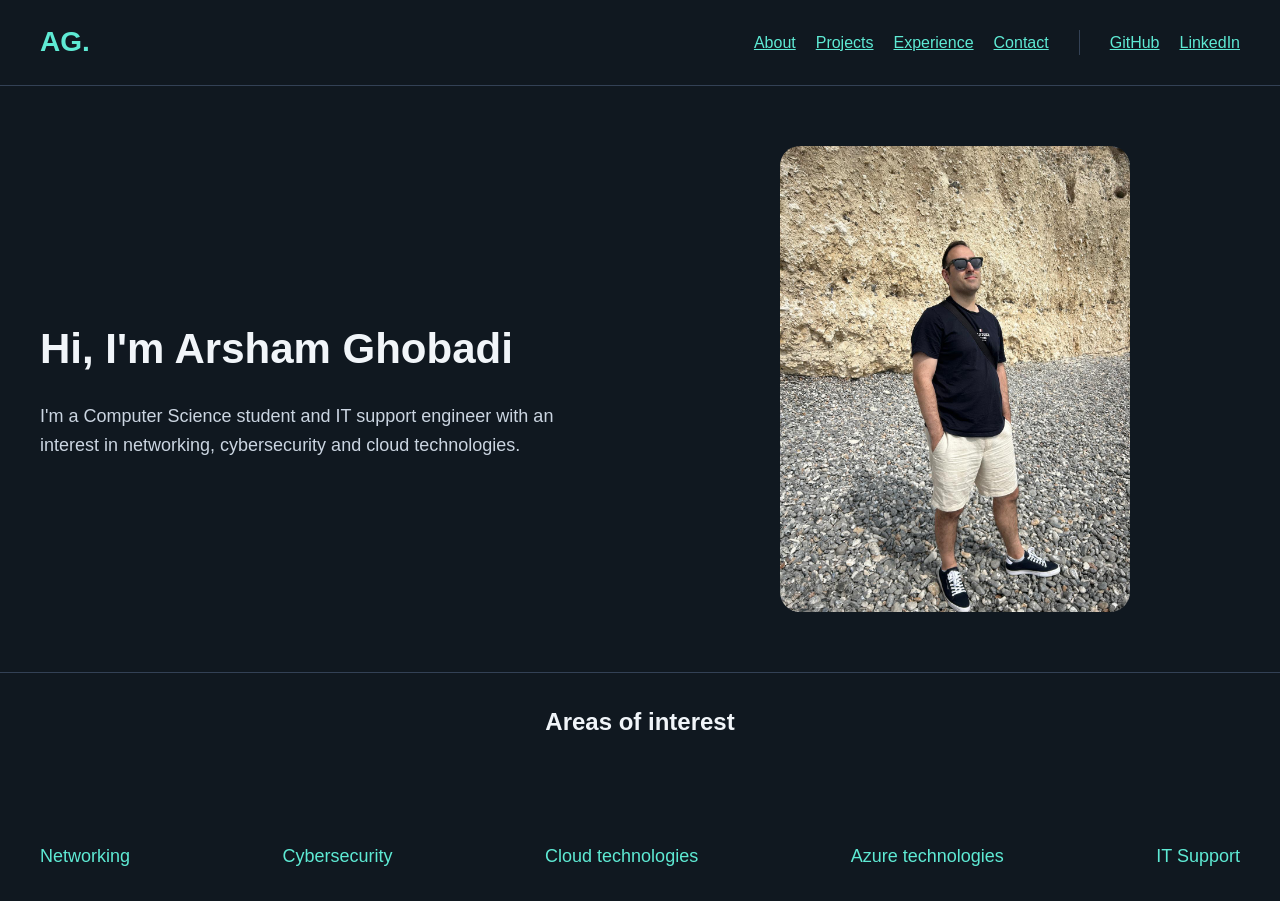
<file: index.html>
<!doctype html>
<html lang="en">
  <head>
    <meta charset="UTF-8" />
    <meta name="viewport" content="width=device-width, initial-scale=1.0" />
    <title>Arsham's Portfolio</title>
    <link rel="stylesheet" href="style.css" />
  </head>
  <body>
    <header class="site-header">
      <a class="logo" href="index.html">AG.</a>

      <nav class="navigation">
        <div class="page-links">
          <a href="about.html">About</a>
          <a href="projects.html">Projects</a>
          <a href="experience.html">Experience</a>
          <a href="contact.html">Contact</a>
        </div>

        <div class="social-links">
          <a href="https://github.com/arshamghobadi">GitHub</a>
          <a href="https://www.linkedin.com/in/arsham-ghobadi-044b8aa1"
            >LinkedIn</a
          >
        </div>
      </nav>
    </header>
    <main>
      <section class="hero">
        <div class="hero-text">
          <h1>Hi, I'm Arsham Ghobadi</h1>

          <p>
            I'm a Computer Science student and IT support engineer with an
            interest in networking, cybersecurity and cloud technologies.
          </p>
        </div>

        <div class="hero-image">
          <img
            src="./pic/Arsham-homepage.jpeg"
            alt="Portrait of Arsham Ghobadi"
          />
        </div>
      </section>
    </main>
    <footer class="interests">
      <h2>Areas of interest</h2>

      <div class="interest-list">
        <div class="interest">
          <h3>Networking</h3>
        </div>

        <div class="interest">
          <h3>Cybersecurity</h3>
        </div>

        <div class="interest">
          <h3>Cloud technologies</h3>
        </div>
        <div class="interest">
          <h3>Azure technologies</h3>
        </div>
        <div class="interest">
          <h3>IT Support</h3>
        </div>
      </div>
    </footer>
  </body>
</html>
</file>
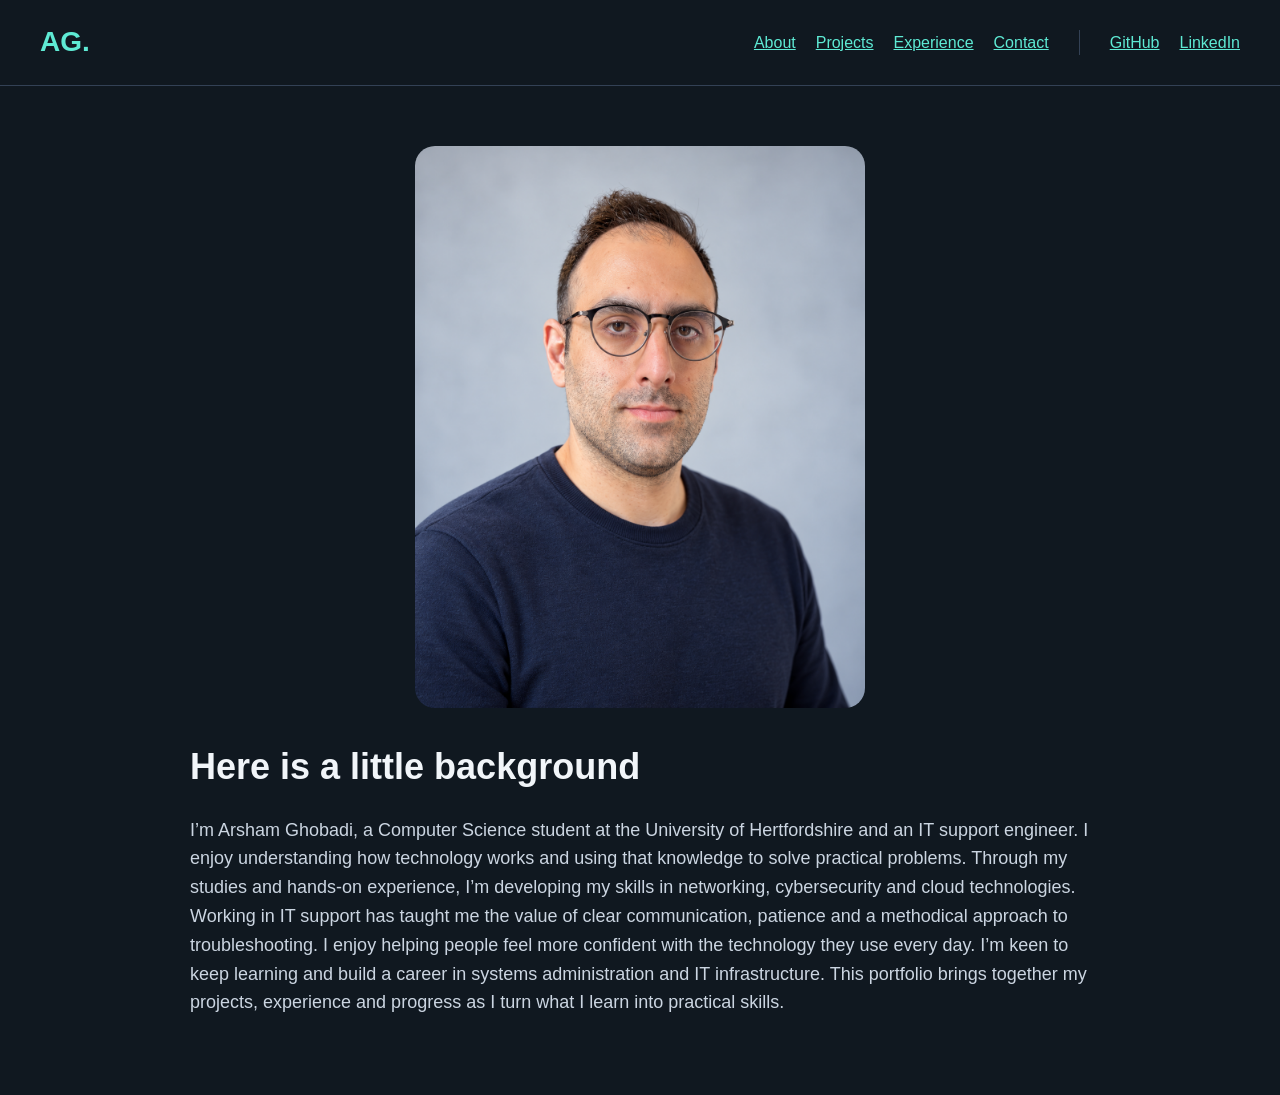
<file: about.html>
<!doctype html>
<html lang="en">
  <head>
    <meta charset="UTF-8" />
    <meta name="viewport" content="width=device-width, initial-scale=1.0" />
    <title>about me</title>
    <link rel="stylesheet" href="style.css" />
  </head>
  <body>
    <header class="site-header">
      <a class="logo" href="index.html">AG.</a>

      <nav class="navigation">
        <div class="page-links">
          <a href="about.html">About</a>
          <a href="projects.html">Projects</a>
          <a href="experience.html">Experience</a>
          <a href="contact.html">Contact</a>
        </div>

        <div class="social-links">
          <a href="https://github.com/arshamghobadi">GitHub</a>
          <a href="https://www.linkedin.com/in/arsham-ghobadi-044b8aa1"
            >LinkedIn</a
          >
        </div>
      </nav>
    </header>
    <main>
      <section class="about">
        <img
          src="./pic/IT Professional Portrait.png"
          alt="Portrait of Arsham Ghobadi"
          class="about-image"
        />
        <h1>Here is a little background</h1>
        <p>
          I’m Arsham Ghobadi, a Computer Science student at the University of
          Hertfordshire and an IT support engineer. I enjoy understanding how
          technology works and using that knowledge to solve practical problems.
          Through my studies and hands-on experience, I’m developing my skills
          in networking, cybersecurity and cloud technologies. Working in IT
          support has taught me the value of clear communication, patience and a
          methodical approach to troubleshooting. I enjoy helping people feel
          more confident with the technology they use every day. I’m keen to
          keep learning and build a career in systems administration and IT
          infrastructure. This portfolio brings together my projects, experience
          and progress as I turn what I learn into practical skills.
        </p>
      </section>
    </main>
  </body>
</html>
</file>
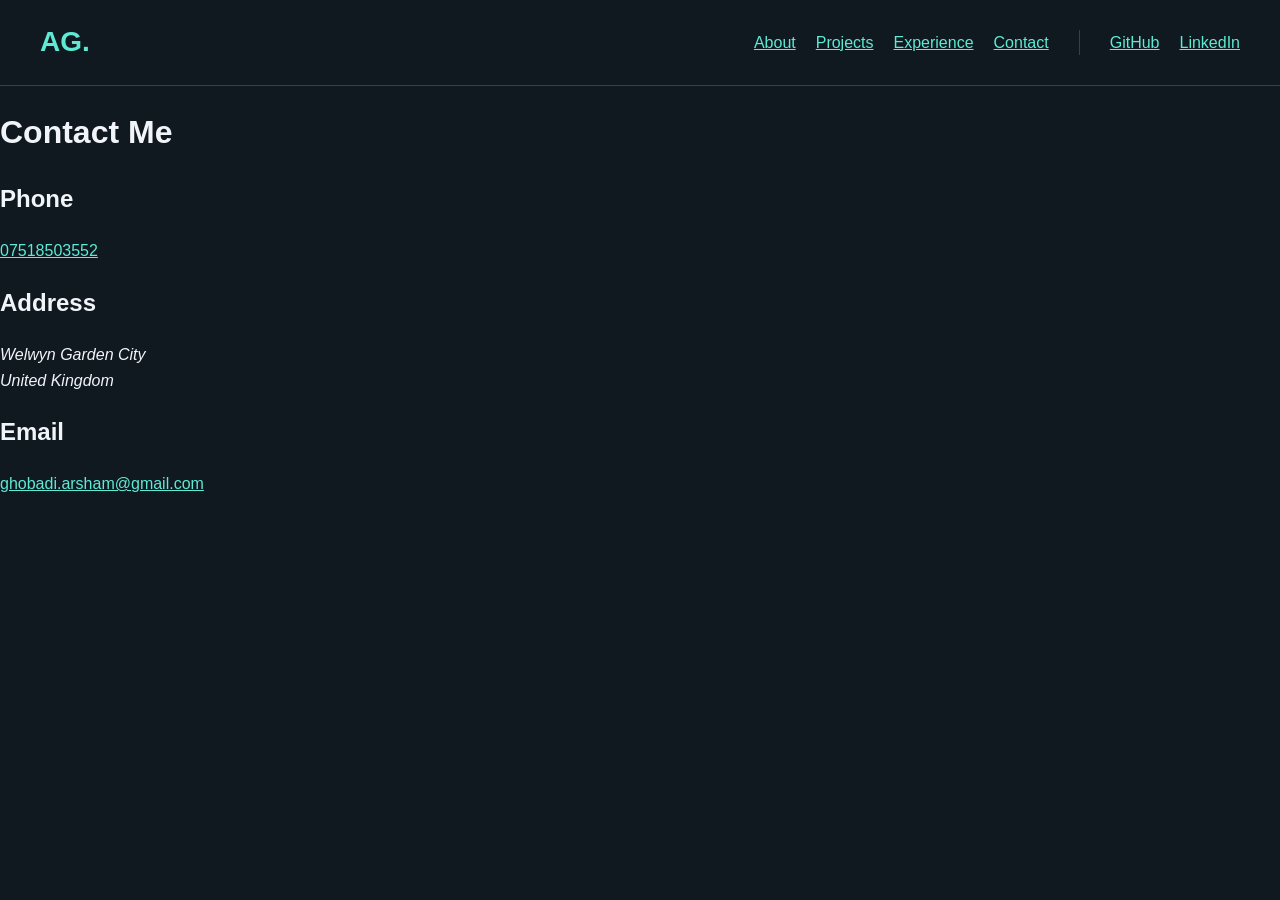
<file: contact.html>
<!doctype html>
<html lang="en">
  <head>
    <meta charset="UTF-8" />
    <meta name="viewport" content="width=device-width, initial-scale=1.0" />
    <title>Contact Me</title>
    <link rel="stylesheet" href="style.css" />
  </head>

  <body>
    <header class="site-header">
      <a class="logo" href="index.html">AG.</a>

      <nav class="navigation">
        <div class="page-links">
          <a href="about.html">About</a>
          <a href="projects.html">Projects</a>
          <a href="experience.html">Experience</a>
          <a href="contact.html">Contact</a>
        </div>

        <div class="social-links">
          <a href="https://github.com/arshamghobadi">GitHub</a>
          <a href="https://www.linkedin.com/in/arsham-ghobadi-044b8aa1"
            >LinkedIn</a
          >
        </div>
      </nav>
    </header>
    <main>
      <h1>Contact Me</h1>

      <section class="contact-phone">
        <h2>Phone</h2>

        <a href="tel:+447518503552">07518503552</a>
      </section>

      <section class="contact-address">
        <h2>Address</h2>

        <address>
          Welwyn Garden City<br />
          United Kingdom
        </address>
      </section>

      <section class="contact-email">
        <h2>Email</h2>

        <a href="mailto:ghobadi.arsham@gmail.com">ghobadi.arsham@gmail.com</a>
      </section>
    </main>
  </body>
</html>
</file>
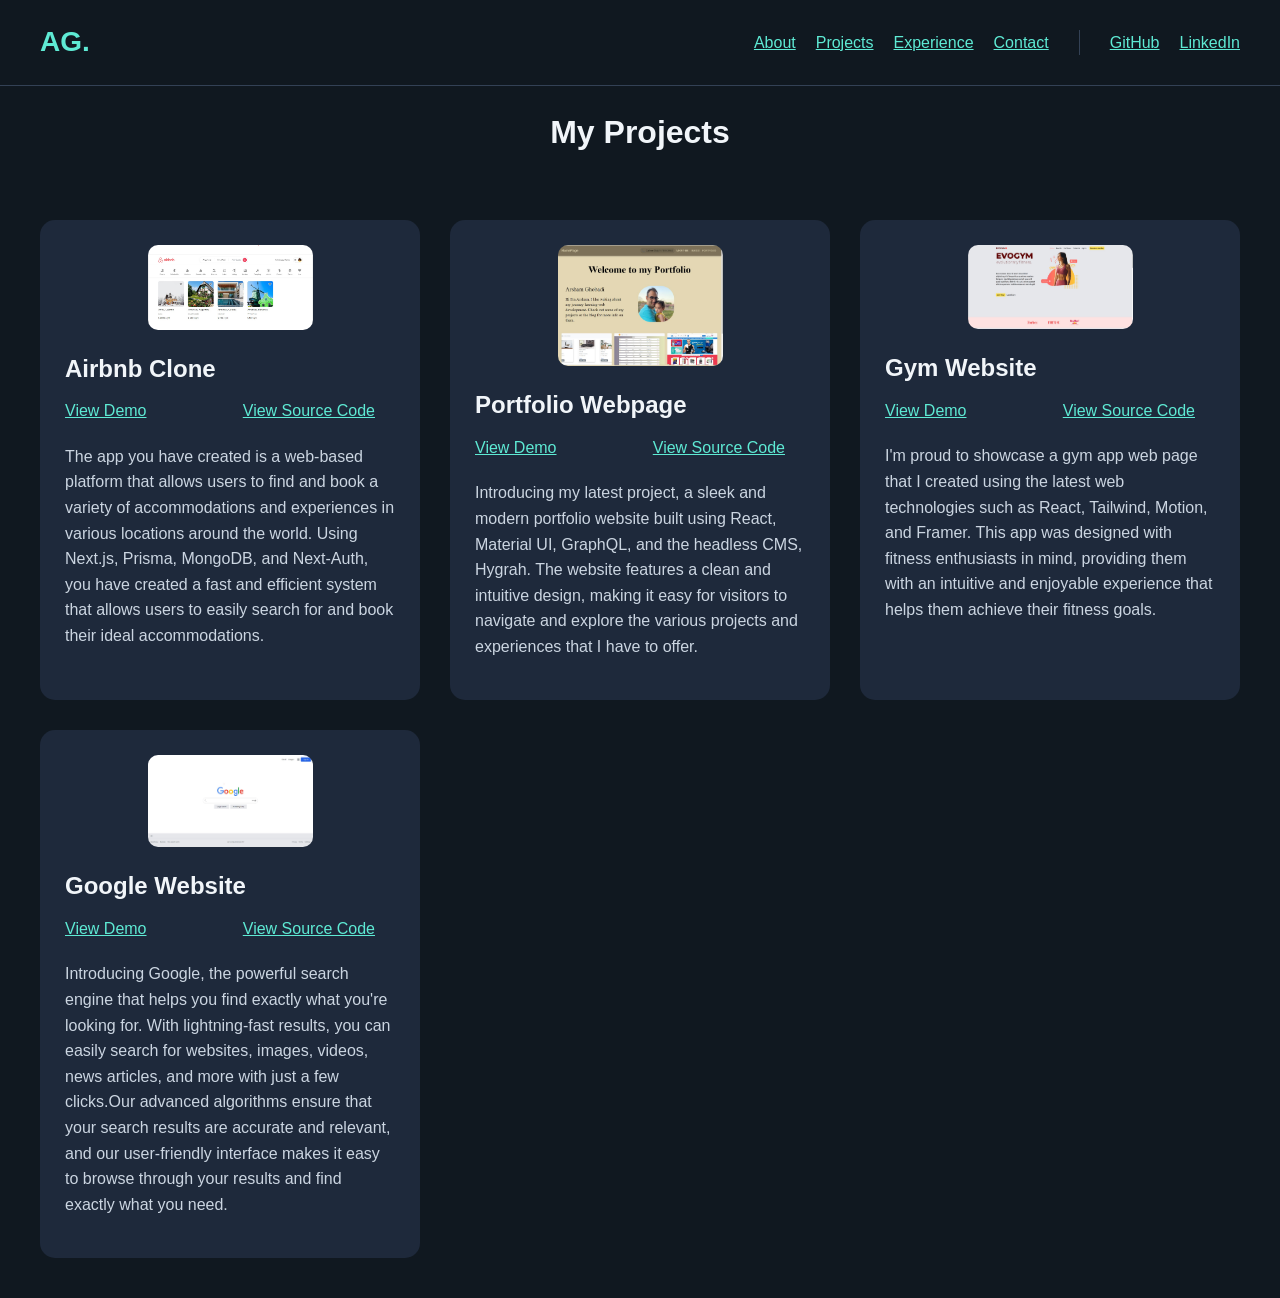
<file: projects.html>
<!doctype html>
<html lang="en">
  <head>
    <meta charset="UTF-8" />
    <meta name="viewport" content="width=device-width, initial-scale=1.0" />
    <title>My Projects</title>
    <link rel="stylesheet" href="style.css" />
  </head>
  <body>
    <header class="site-header">
      <a class="logo" href="index.html">AG.</a>

      <nav class="navigation">
        <div class="page-links">
          <a href="about.html">About</a>
          <a href="projects.html">Projects</a>
          <a href="experience.html">Experience</a>
          <a href="contact.html">Contact</a>
        </div>

        <div class="social-links">
          <a href="https://github.com/arshamghobadi">GitHub</a>
          <a href="https://www.linkedin.com/in/arsham-ghobadi-044b8aa1"
            >LinkedIn</a
          >
        </div>
      </nav>
    </header>
    <main>
      <h1 class="project-title">My Projects</h1>
      <div class="project-list">
        <article class="project">
          <img
            src="./pic/airbnb.jpg"
            alt="Screenshot of my airbnb website"
            class="project-image"
          />

          <h2>Airbnb Clone</h2>

          <div class="project-links">
            <a target="_blank" href="https://rent-app-mu.vercel.app/"
              >View Demo</a
            >

            <a
              target="_blank"
              href="https://github.com/arshamghobadi/airbnb-app"
            >
              View Source Code
            </a>
          </div>

          <section class="project-description">
            <p>
              The app you have created is a web-based platform that allows users
              to find and book a variety of accommodations and experiences in
              various locations around the world. Using Next.js, Prisma,
              MongoDB, and Next-Auth, you have created a fast and efficient
              system that allows users to easily search for and book their ideal
              accommodations.
            </p>
          </section>
        </article>
        <article class="project">
          <img
            src="./pic/portfolio.jpg"
            alt="Screenshot of my portfolio website"
            class="project-image"
          />

          <h2>Portfolio Webpage</h2>

          <div class="project-links">
            <a
              target="_blank"
              href="https://jolly-selkie-ced79b.netlify.app/Arsham-Ghobadi-Portfolio"
              >View Demo</a
            >

            <a
              target="_blank"
              href="https://github.com/arshamghobadi/portfolioweb"
            >
              View Source Code
            </a>
          </div>

          <section class="project-description">
            <p>
              Introducing my latest project, a sleek and modern portfolio
              website built using React, Material UI, GraphQL, and the headless
              CMS, Hygrah. The website features a clean and intuitive design,
              making it easy for visitors to navigate and explore the various
              projects and experiences that I have to offer.
            </p>
          </section>
        </article>
        <article class="project">
          <img
            src="./pic/gym.jpg"
            alt="Screenshot of my gym website"
            class="project-image"
          />

          <h2>Gym Website</h2>

          <div class="project-links">
            <a target="_blank" href="https://gym-app-beige.vercel.app/"
              >View Demo</a
            >

            <a target="_blank" href="https://github.com/arshamghobadi/gym-app">
              View Source Code
            </a>
          </div>

          <section class="project-description">
            <p>
              I'm proud to showcase a gym app web page that I created using the
              latest web technologies such as React, Tailwind, Motion, and
              Framer. This app was designed with fitness enthusiasts in mind,
              providing them with an intuitive and enjoyable experience that
              helps them achieve their fitness goals.
            </p>
          </section>
        </article>
        <article class="project">
          <img
            src="./pic/google.jpg"
            alt="Screenshot of my google website"
            class="project-image"
          />

          <h2>Google Website</h2>

          <div class="project-links">
            <a target="_blank" href="https://google-psi-hazel.vercel.app/"
              >View Demo</a
            >

            <a target="_blank" href="https://github.com/arshamghobadi/google">
              View Source Code
            </a>
          </div>

          <section class="project-description">
            <p>
              Introducing Google, the powerful search engine that helps you find
              exactly what you're looking for. With lightning-fast results, you
              can easily search for websites, images, videos, news articles, and
              more with just a few clicks.Our advanced algorithms ensure that
              your search results are accurate and relevant, and our
              user-friendly interface makes it easy to browse through your
              results and find exactly what you need.
            </p>
          </section>
        </article>
      </div>
    </main>
  </body>
</html>
</file>
<file: style.css>
body {
  margin: 0;
  background-color: #101820;
  color: #f1f5f9;
  font-family: Arial, sans-serif;
  line-height: 1.6;
}

a {
  color: #5eead4;
}
.site-header {
  display: flex;
  justify-content: space-between;
  align-items: center;
  padding: 20px 40px;
  border-bottom: 1px solid #334155;
}

.logo {
  font-size: 28px;
  font-weight: bold;
  text-decoration: none;
}

.navigation {
  display: flex;
  align-items: center;
  gap: 30px;
}

.page-links,
.social-links {
  display: flex;
  gap: 20px;
}

.social-links {
  border-left: 1px solid #334155;
  padding-left: 30px;
}

.hero {
  display: flex;
  align-items: center;
  gap: 60px;
  padding: 60px 40px;
}

.hero-text,
.hero-image {
  flex: 1;
}
.hero-text h1 {
  font-size: 42px;
  margin-bottom: 20px;
}

.hero-text p {
  font-size: 18px;
  color: #cbd5e1;
}
.hero-image {
  display: flex;
  justify-content: center;
}
.hero-image img {
  width: 100%;
  max-width: 350px;
  height: auto;
  border-radius: 20px;
}
.interests {
  padding: 30px 40px;
  border-top: 1px solid #334155;
  text-align: center;
}
.interests h2 {
  font-size: 24px;
  margin: 0 0 100px;
}
.interest-list {
  display: flex;
  justify-content: space-between;
  flex-wrap: wrap;
  gap: 30px;
}
.interest h3 {
  font-size: 18px;
  font-weight: normal;
  color: #5eead4;
  margin: 0;
}

.about {
  max-width: 900px;
  margin: 0 auto;
  padding: 60px 40px;
}

.about-image {
  display: block;
  width: 100%;
  max-width: 450px;
  height: auto;
  margin: 0 auto;
  border-radius: 20px;
}
.about h1 {
  font-size: 36px;
  margin: 30px 0 20px;
}
.about p {
  font-size: 18px;
  color: #cbd5e1;
}
.project-list {
  display: grid;
  grid-template-columns: repeat(auto-fit, minmax(min(100%, 300px), 1fr));
  gap: 30px;
  padding: 40px;
}
.project {
  padding: 25px;
  background-color: #1e293b;
  border-radius: 15px;
}
.project-image {
  display: block;
  width: 50%;
  height: auto;
  border-radius: 10px;
  margin: 0 auto;
}
.project h2 {
  margin: 20px 0 10px;
}
.project-links {
  display: flex;
  justify-content: space-between;
  gap: 30px;
  margin-bottom: 20px;
  margin-right: 20px;
}
.project-description {
  color: #cbd5e1;
}
.project-title {
  text-align: center;
}
</file>
